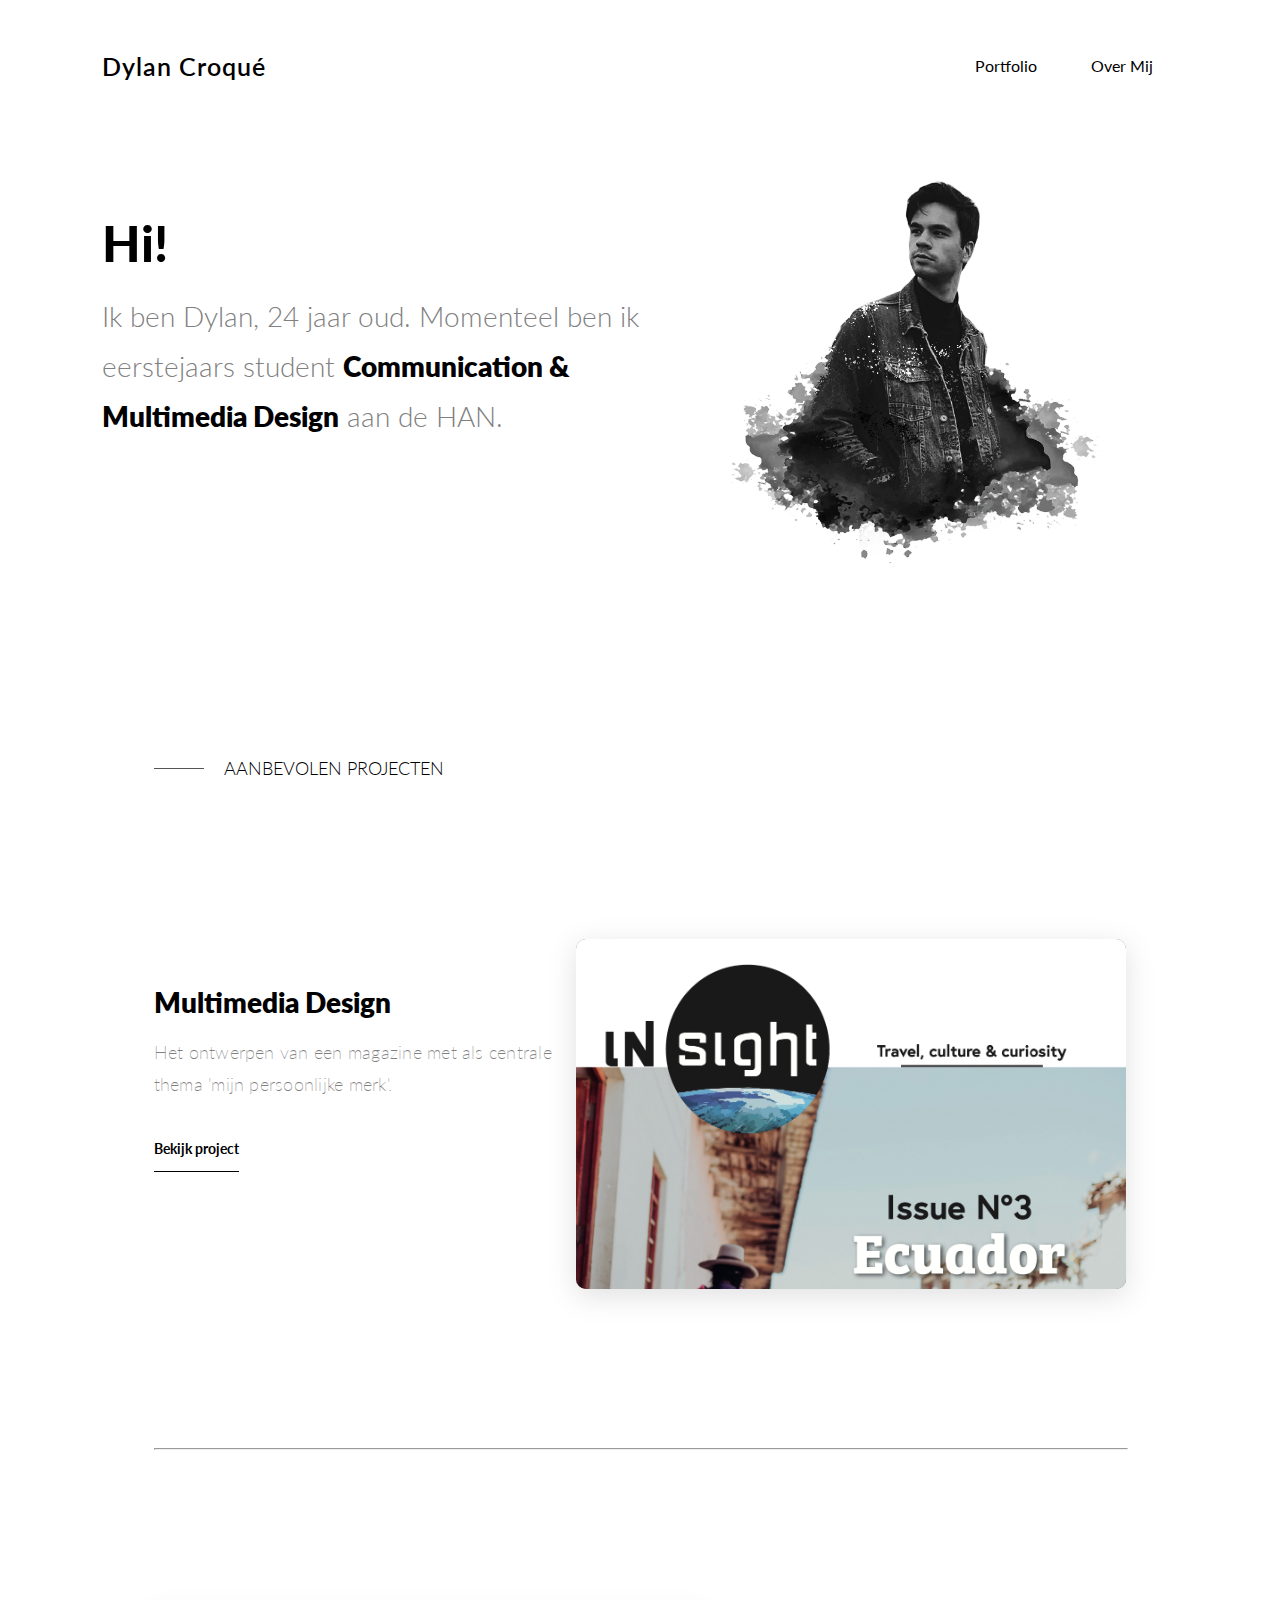
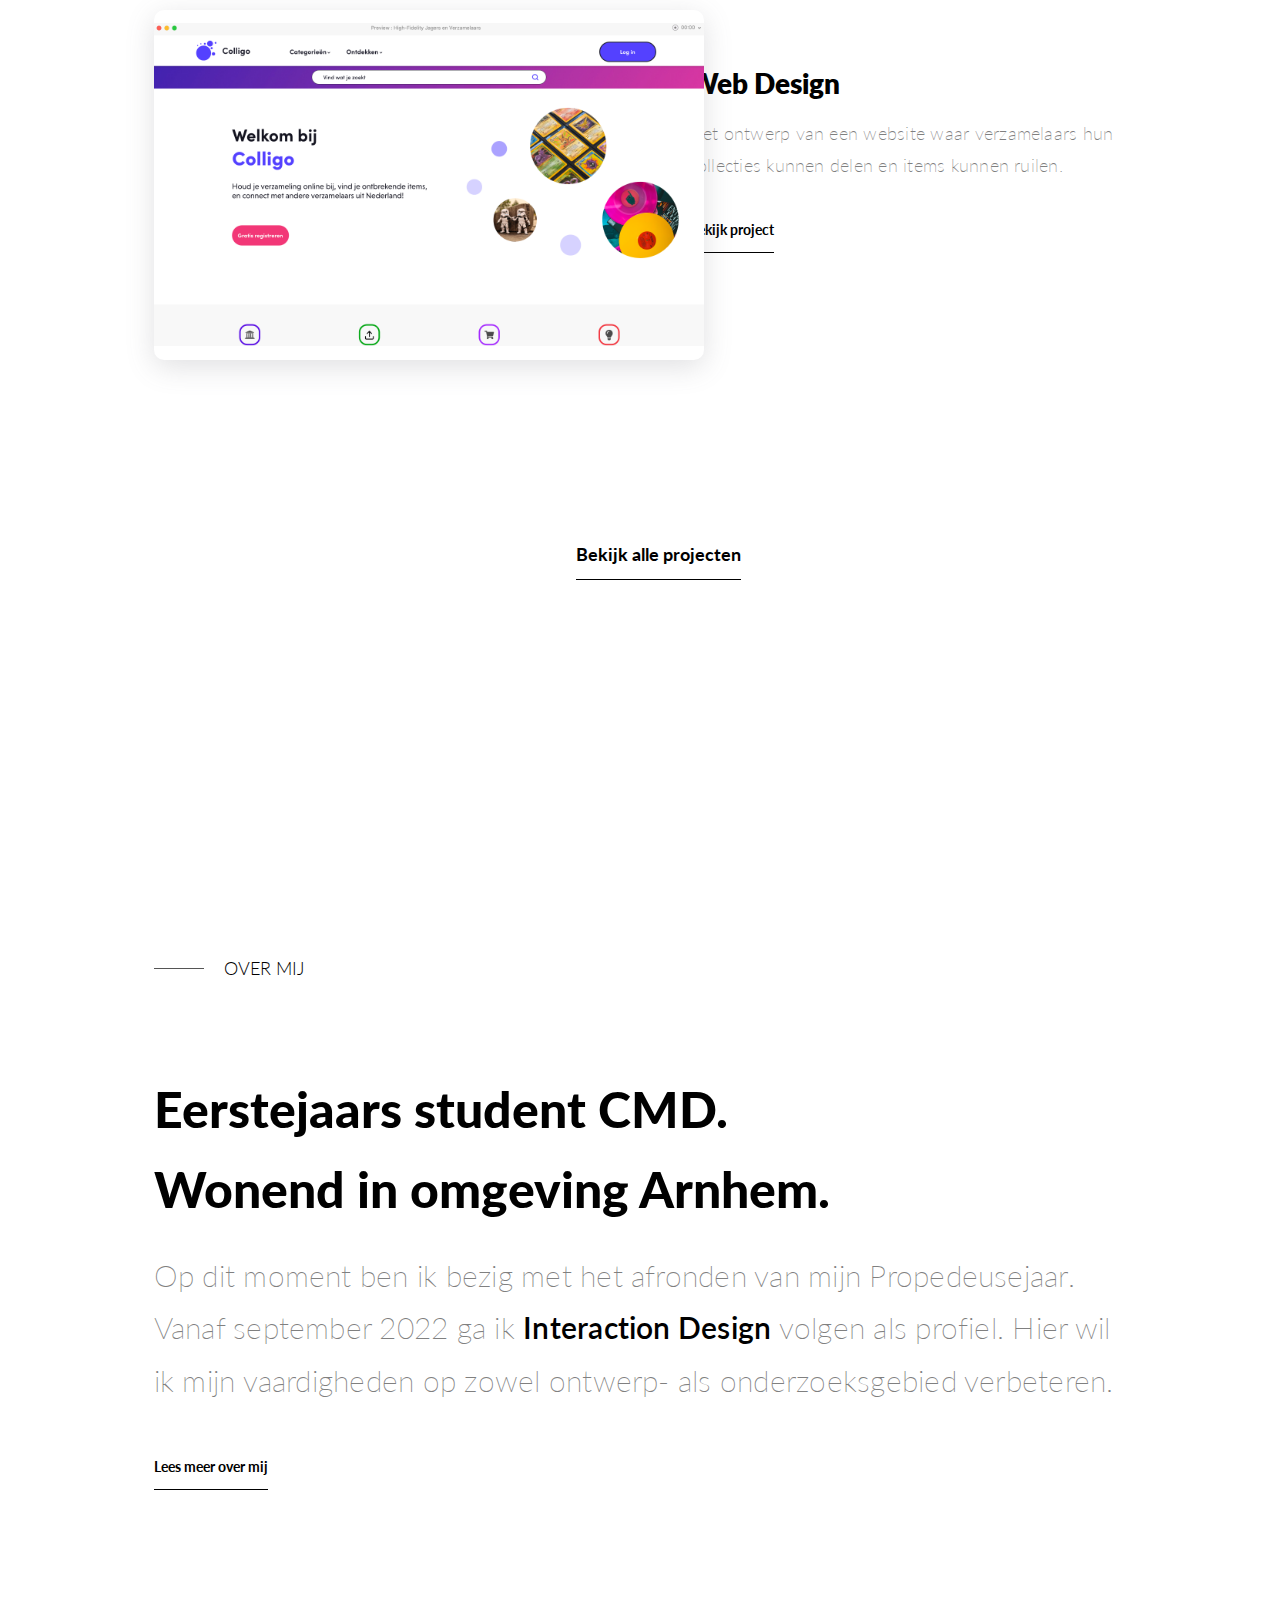
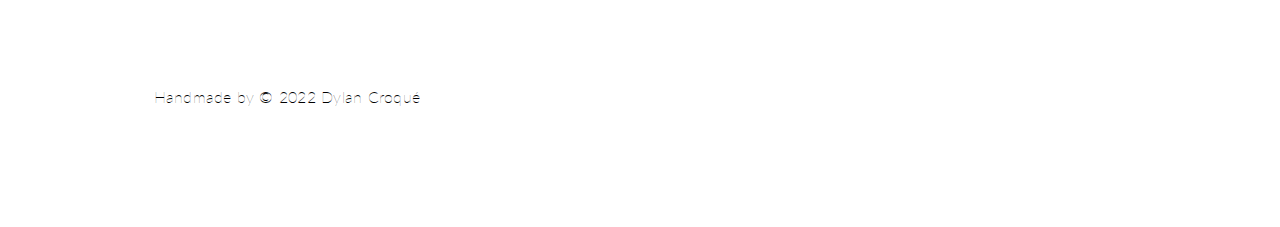
<file: index.html>
<!DOCTYPE html>
<html lang="en">
  <head>
    <meta charset="UTF-8" />
    <meta http-equiv="X-UA-Compatible" content="IE=edge" />
    <meta name="viewport" content="width=device-width, initial-scale=1.0" />
    <title>Dylan Croqué - Portfolio</title>
    <link rel="preconnect" href="https://fonts.googleapis.com" />
    <link rel="preconnect" href="https://fonts.gstatic.com" crossorigin />
    <link
      href="https://fonts.googleapis.com/css2?family=Lato:ital,wght@0,300;0,400;0,700;1,300;1,400;1,700&display=swap"
      rel="stylesheet"
    />
    <link rel="stylesheet" href="CSS/styles.css" />
  </head>

  <body>
    <div class="navbar">
      <nav>
        <h2 class="logo"><a href="index.html">Dylan Croqué</a></h2>
        <ul>
          <li><a href="portfolio.html">Portfolio</a></li>
          <li><a href="over mij.html">Over mij</a></li>
        </ul>
      </nav>
    </div>

    <!----Hero Section start-->

    <div class="hero">
      <div class="hero-content">
        <img class="profilepic" src="images/Profile 4.png" alt="profilepic" />
        <h1>Hi!</h1>
        <h3>
          Ik ben Dylan, 24 jaar oud. Momenteel ben ik eerstejaars student
          <span>Communication & Multimedia Design</span> aan de HAN.
        </h3>
      </div>
    </div>

    <main>
      <div class="middle-container">
        <div class="middle-content">
          <h5>aanbevolen projecten</h5>
          <div class="project-card">
            <div class="project-1-text">
              <h4>Multimedia Design</h4>
              <p>
                Het ontwerpen van een magazine met als centrale thema 'mijn
                persoonlijke merk'.
              </p>
            </div>
            <div class="project-1-pic">
              <a href="course-mdesign.html">
                <img
                  class="mdesign-thumbnail"
                  src="images/mdesign-thumbnail-1.png"
                  alt="magazine cover"
              /></a>
            </div>
            <div class="project-button">
              <a href="course-mdesign.html">Bekijk project</a>
            </div>
          </div>
          <hr class="divider" />
          <div class="project-card">
            <div class="project-2-text">
              <h4>Web Design</h4>
              <p>
                Het ontwerp van een website waar verzamelaars hun collecties
                kunnen delen en items kunnen ruilen.
              </p>
              <div class="project-button">
                <a href="course-webdesign.html">Bekijk project</a>
              </div>
            </div>
            <div class="project-2-pic">
              <a href="course-webdesign.html"
                ><img
                  class="webdesign-thumbnail"
                  src="images/webdesign-thumbnail-2.png"
                  alt="webdesign thumbnail"
                />
              </a>
            </div>
          </div>

          <div class="more-project-button">
            <a href="portfolio.html">Bekijk alle projecten</a>
          </div>
        </div>
      </div>
    </main>

    <footer>
      <div class="bottom-container">
        <div class="bottom-content">
          <h5>Over mij</h5>
          <h1>Eerstejaars student CMD.</h1>
          <h1>Wonend in omgeving Arnhem.</h1>
          <p>
            Op dit moment ben ik bezig met het afronden van mijn Propedeusejaar.
            Vanaf september 2022 ga ik <span>Interaction Design</span> volgen
            als profiel. Hier wil ik mijn vaardigheden op zowel ontwerp- als
            onderzoeksgebied verbeteren.
          </p>

          <div class="project-button">
            <a href="over mij.html">Lees meer over mij</a>
          </div>
          <div class="credits">
            <p>Handmade by © 2022 Dylan Croqué</p>
          </div>
        </div>
      </div>
    </footer>
  </body>
</html>
</file>
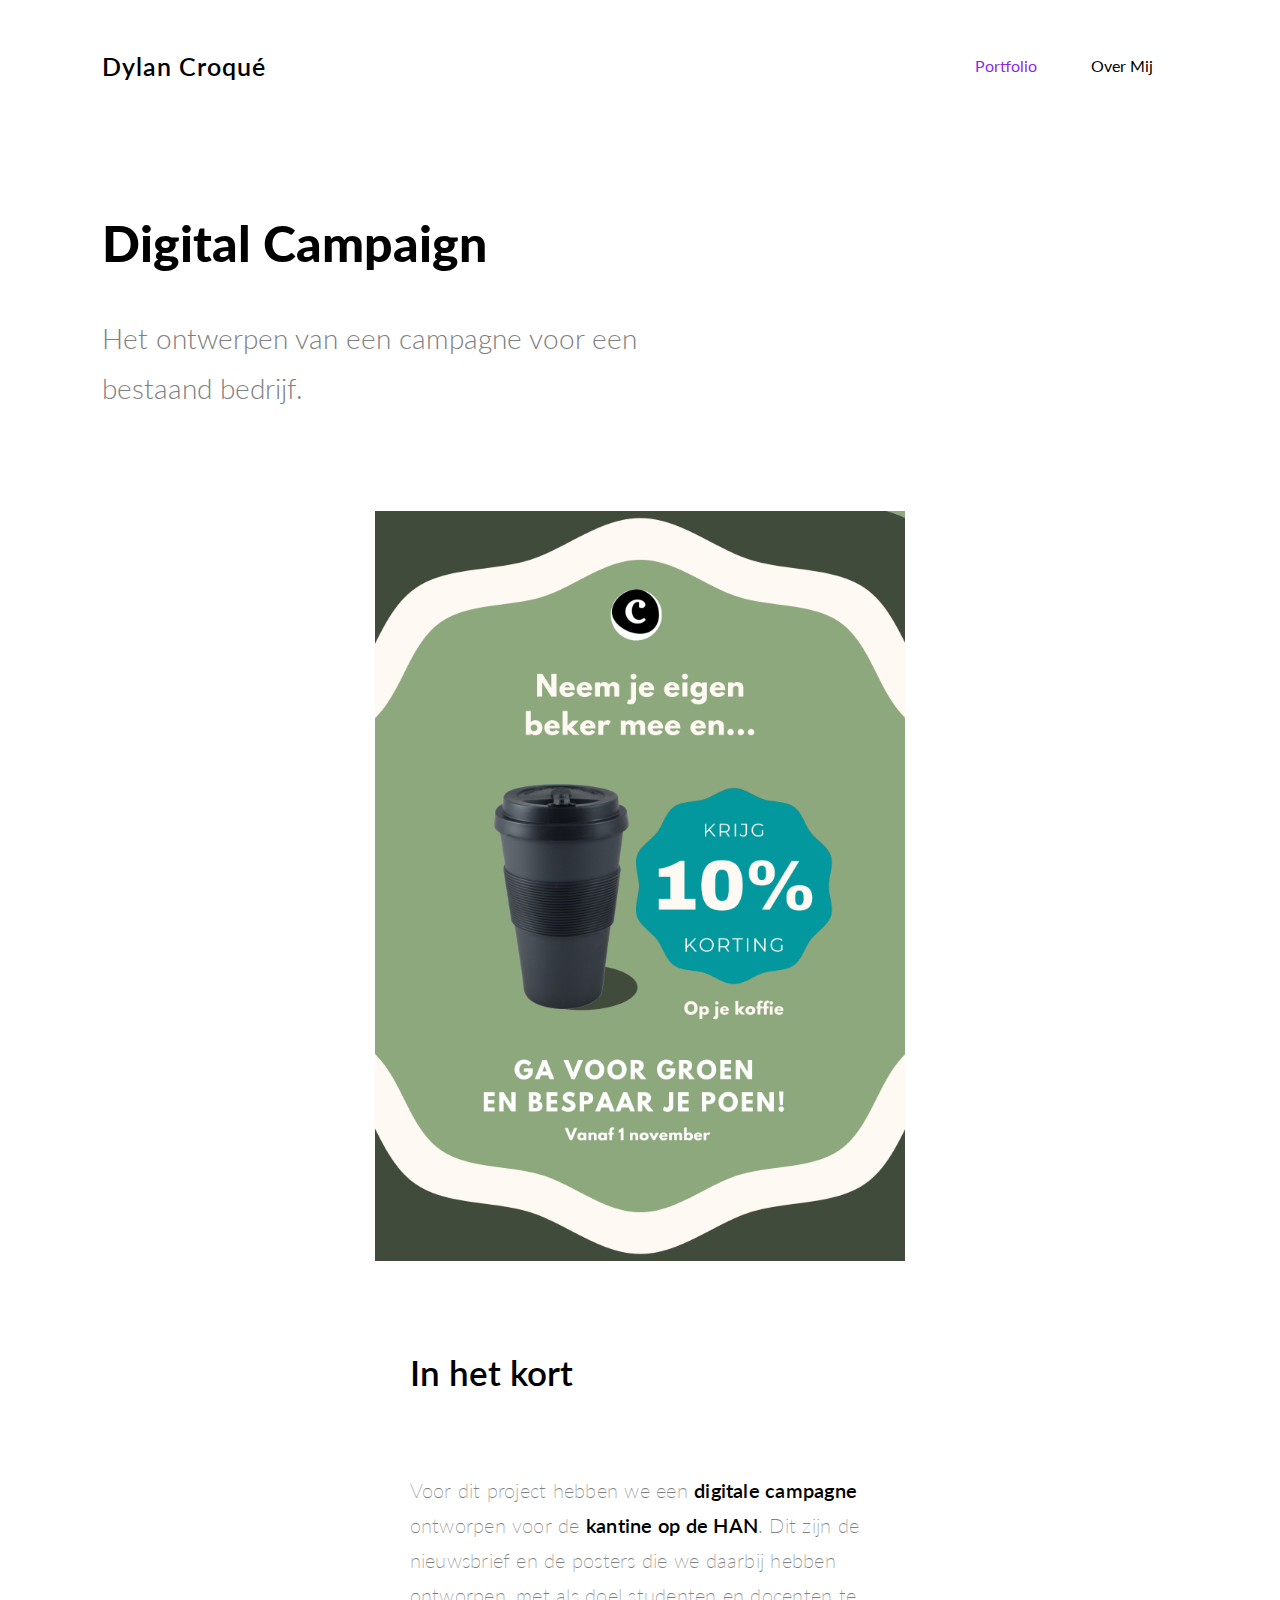
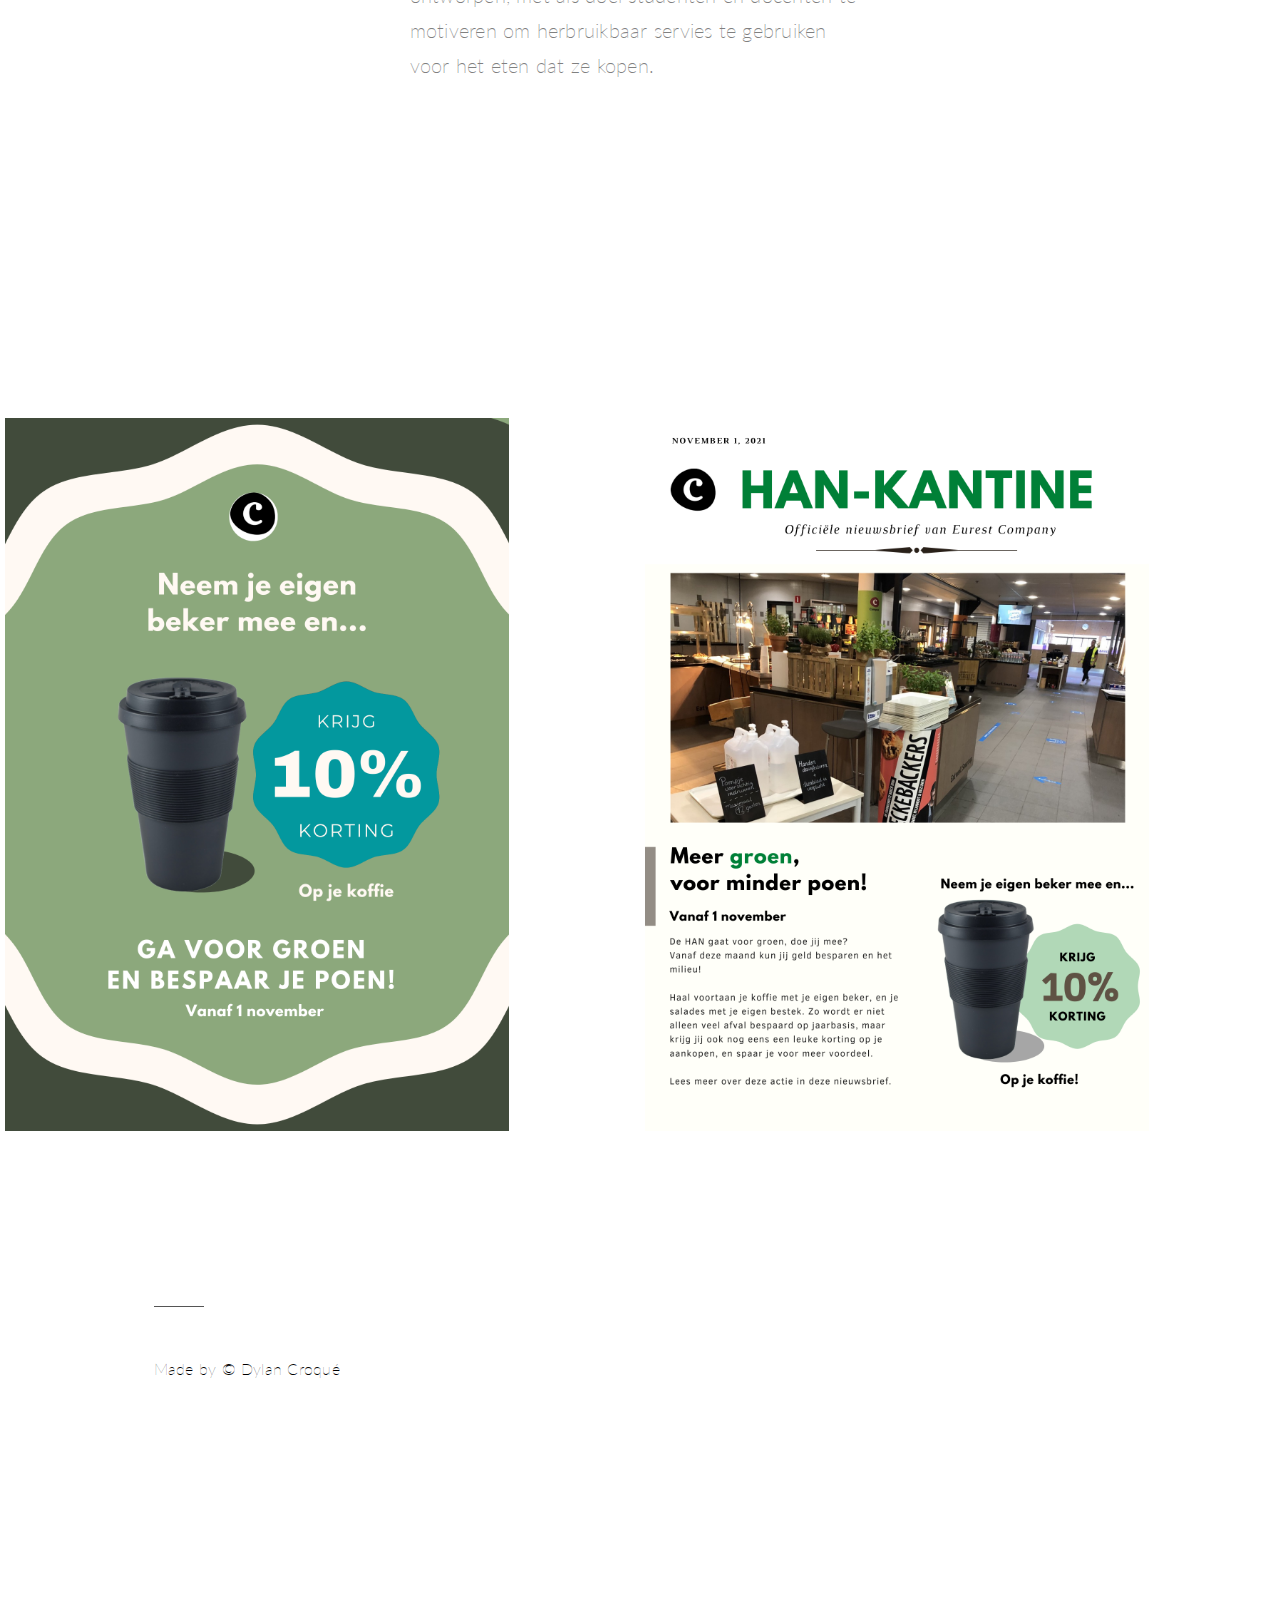
<file: course-dica.html>
<!DOCTYPE html>
<html lang="en">
  <head>
    <meta charset="UTF-8" />
    <meta http-equiv="X-UA-Compatible" content="IE=edge" />
    <meta name="viewport" content="width=device-width, initial-scale=1.0" />
    <title>Dylan Croqué - Portfolio</title>
    <link rel="preconnect" href="https://fonts.googleapis.com" />
    <link rel="preconnect" href="https://fonts.gstatic.com" crossorigin />
    <link
      href="https://fonts.googleapis.com/css2?family=Lato:ital,wght@0,300;0,400;0,700;1,300;1,400;1,700&display=swap"
      rel="stylesheet"
    />
    <link rel="stylesheet" href="CSS/styles-courses.css" />
  </head>

  <body>
    <div class="navbar">
      <nav>
        <h2 class="logo"><a href="index.html">Dylan Croqué</a></h2>
        <ul>
          <li><a href="portfolio.html" class="active">Portfolio</a></li>
          <li><a href="over mij.html">Over mij</a></li>
        </ul>
      </nav>
    </div>

    <main>
      <div class="hero">
        <div class="hero-content">
          <h1>Digital Campaign</h1>
          <h3>Het ontwerpen van een campagne voor een bestaand bedrijf.</h3>
        </div>
      </div>

      <div class="middle-container">
        <section class="midsection-1">
          <img
            class="dica-opener"
            src="images/dica-bekerposter.png"
            alt="webdesign-opener"
          />
          <div class="text">
            <h4>In het kort</h4>
            <p>
              Voor dit project hebben we een
              <span>digitale campagne</span> ontworpen voor de
              <span>kantine op de HAN</span>. Dit zijn de nieuwsbrief en de
              posters die we daarbij hebben ontworpen, met als doel studenten en
              docenten te motiveren om herbruikbaar servies te gebruiken voor
              het eten dat ze kopen.
            </p>
          </div>
        </section>
      </div>
      <div class="middle-container">
        <div class="row">
          <div class="column">
            <img
              src="images/dica-bekerposter.png"
              alt="Snow"
              style="width: 80%"
            />
          </div>
          <div class="column">
            <img
              src="images/dica-nieuwsbrief.png"
              alt="Forest"
              style="width: 80%"
            />
          </div>
        </div>
      </div>
    </main>

    <footer>
      <div class="bottom-content">
        <h5></h5>
        <div class="credits">
          <p>Made by © Dylan Croqué</p>
        </div>
      </div>
    </footer>
  </body>
</html>
</file>
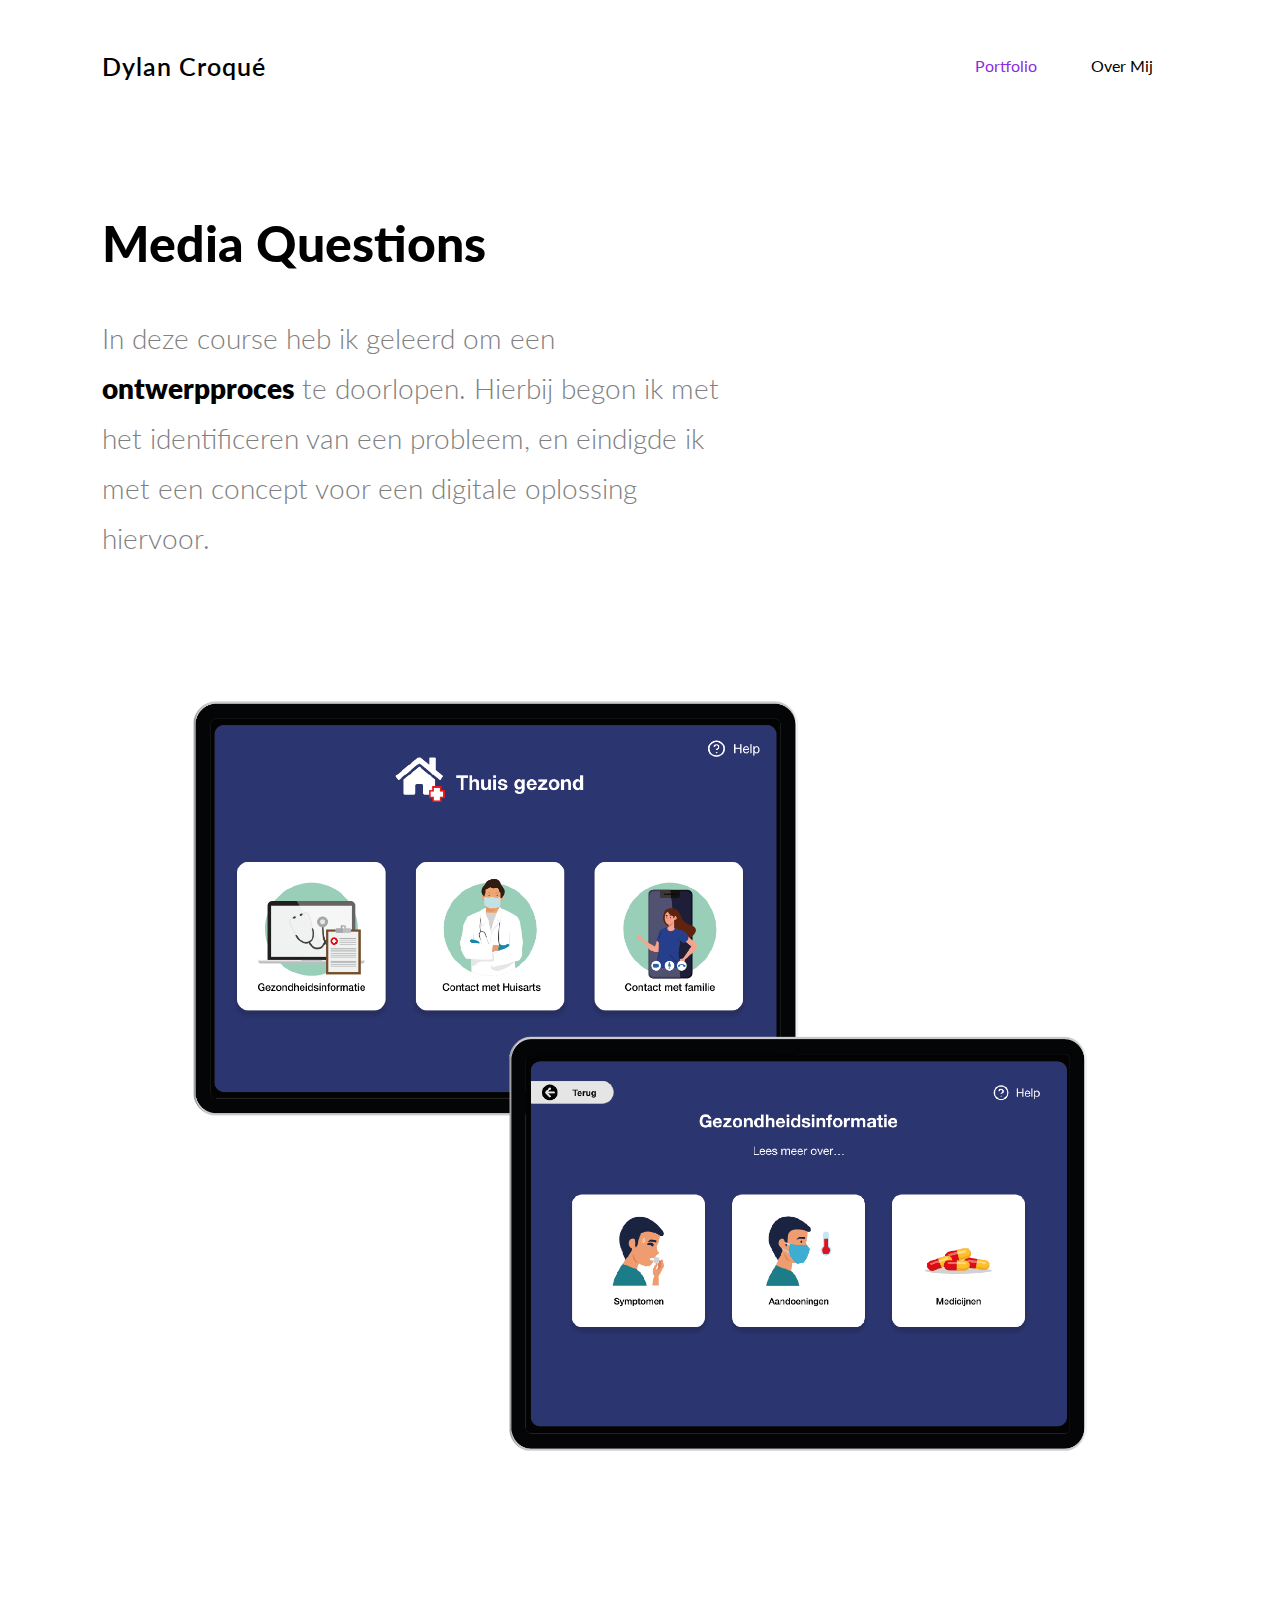
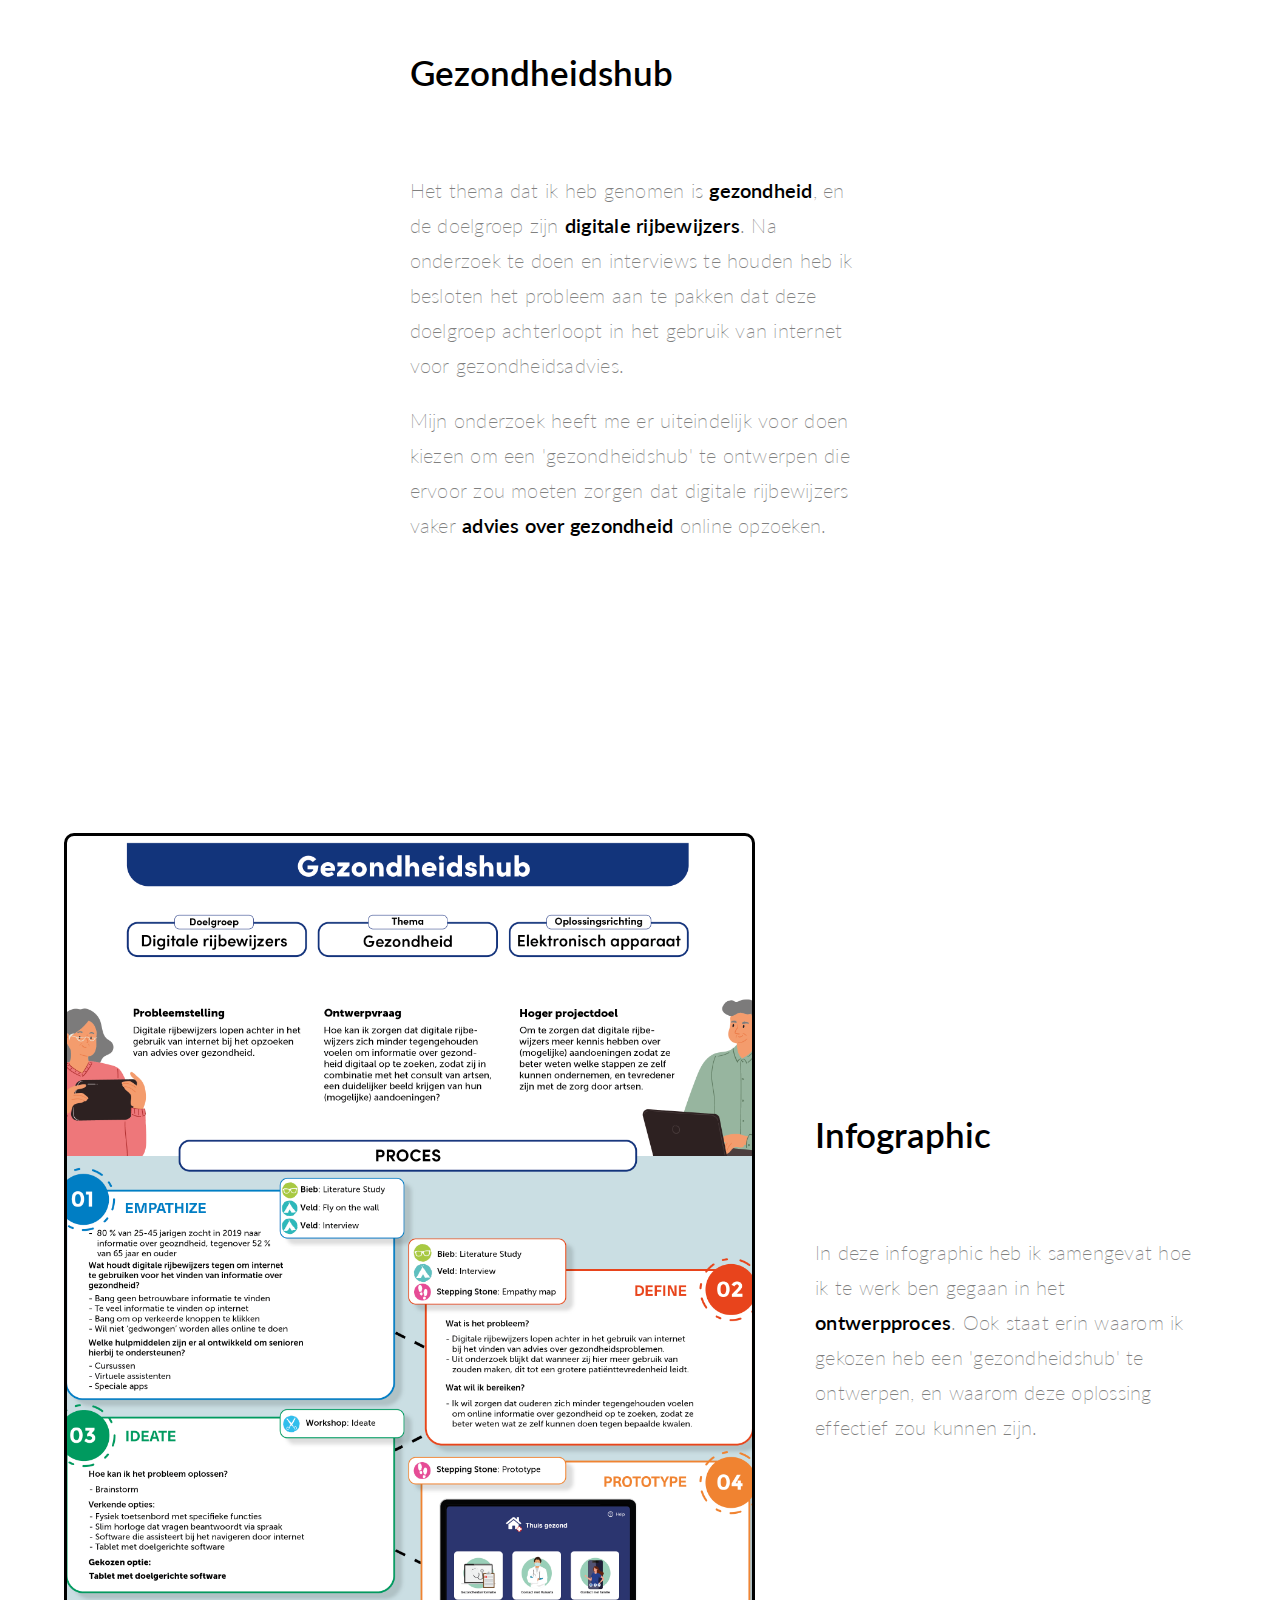
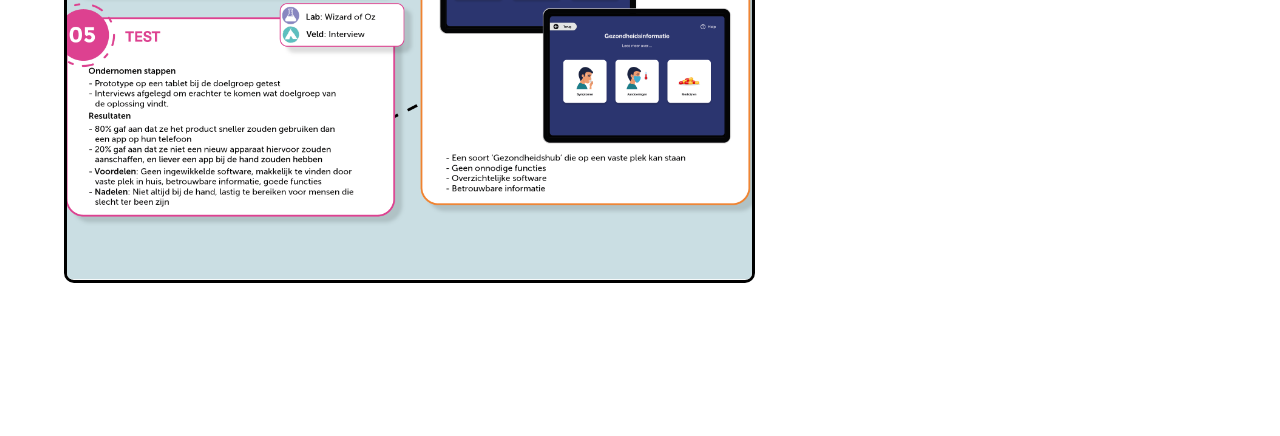
<file: course-mediaq.html>
<!DOCTYPE html>
<html lang="en">
  <head>
    <meta charset="UTF-8" />
    <meta http-equiv="X-UA-Compatible" content="IE=edge" />
    <meta name="viewport" content="width=device-width, initial-scale=1.0" />
    <title>Dylan Croqué - Portfolio</title>
    <link rel="preconnect" href="https://fonts.googleapis.com" />
    <link rel="preconnect" href="https://fonts.gstatic.com" crossorigin />
    <link
      href="https://fonts.googleapis.com/css2?family=Lato:ital,wght@0,300;0,400;0,700;1,300;1,400;1,700&display=swap"
      rel="stylesheet"
    />
    <link rel="stylesheet" href="CSS/styles-courses.css" />
  </head>

  <body>
    <div class="navbar">
      <nav>
        <h2 class="logo"><a href="index.html">Dylan Croqué</a></h2>
        <ul>
          <li><a href="portfolio.html" class="active">Portfolio</a></li>
          <li><a href="over mij.html">Over mij</a></li>
        </ul>
      </nav>
    </div>

    <main>
      <div class="hero">
        <div class="hero-content">
          <h1>Media Questions</h1>
          <h3>
            In deze course heb ik geleerd om een <span>ontwerpproces</span> te
            doorlopen. Hierbij begon ik met het identificeren van een probleem,
            en eindigde ik met een concept voor een digitale oplossing hiervoor.
          </h3>
        </div>
      </div>

      <div class="middle-container">
        <section class="midsection-1">
          <img
            class="medq-opener"
            src="images/medq prototype.png"
            alt="webdesign-opener"
          />
          <div class="text">
            <h4>Gezondheidshub</h4>
            <p></p>
            <p>
              Het thema dat ik heb genomen is <span>gezondheid</span>, en de
              doelgroep zijn <span>digitale rijbewijzers</span>. Na onderzoek te
              doen en interviews te houden heb ik besloten het probleem aan te
              pakken dat deze doelgroep achterloopt in het gebruik van internet
              voor gezondheidsadvies.
            </p>
            <p>
              Mijn onderzoek heeft me er uiteindelijk voor doen kiezen om een
              'gezondheidshub' te ontwerpen die ervoor zou moeten zorgen dat
              digitale rijbewijzers vaker
              <span>advies over gezondheid</span> online opzoeken.
            </p>
          </div>
        </section>
        <section class="midsection-2">
          <img
            class="medqpic"
            src="images/medq infographic@3x.png"
            alt="Infographic Gezondheidshub"
          />
          <div class="medq-mid-text">
            <h4>Infographic</h4>
            <p>
              In deze infographic heb ik samengevat hoe ik te werk ben gegaan in
              het <span>ontwerpproces</span>. Ook staat erin waarom ik gekozen
              heb een 'gezondheidshub' te ontwerpen, en waarom deze oplossing
              effectief zou kunnen zijn.
            </p>
          </div>
        </section>
      </div>
    </main>
  </body>
</html>
</file>
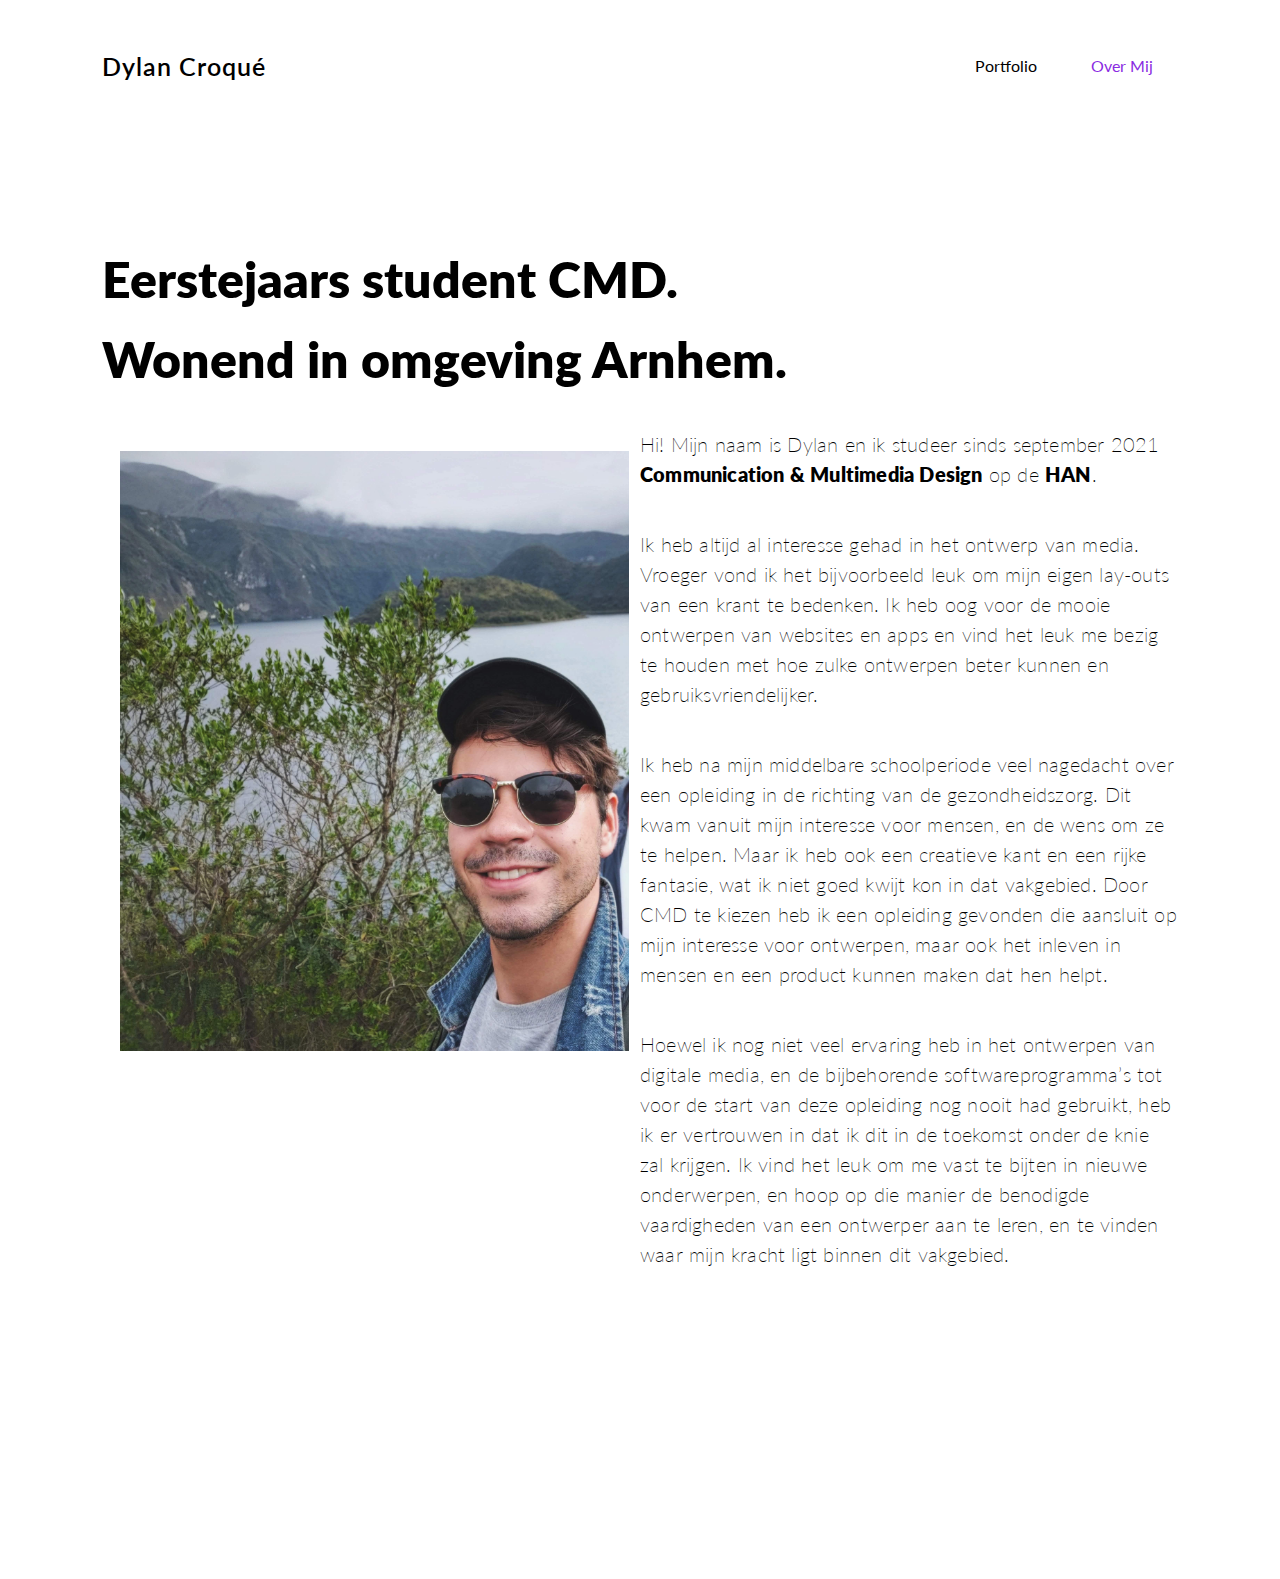
<file: over mij.html>
<!DOCTYPE html>
<html lang="en">
  <head>
    <meta charset="UTF-8" />
    <meta http-equiv="X-UA-Compatible" content="IE=edge" />
    <meta name="viewport" content="width=device-width, initial-scale=1.0" />
    <title>Dylan Croqué - Portfolio</title>
    <link rel="preconnect" href="https://fonts.googleapis.com" />
    <link rel="preconnect" href="https://fonts.gstatic.com" crossorigin />
    <link
      href="https://fonts.googleapis.com/css2?family=Lato:ital,wght@0,300;0,400;0,700;1,300;1,400;1,700&display=swap"
      rel="stylesheet"
    />
    <link rel="stylesheet" href="CSS/styles.css" />
  </head>

  <body>
    <!----Hero Section start-->

    <div class="navbar">
      <nav>
        <h2 class="logo"><a href="index.html">Dylan Croqué</a></h2>
        <ul>
          <li><a href="portfolio.html">Portfolio</a></li>
          <li><a href="over mij.html" class="active">Over mij</a></li>
        </ul>
      </nav>
    </div>

    <main>
      <div class="me-hero">
        <div class="me-hero-content">
          <div class="me-hero-title">
            <h1>Eerstejaars student CMD.</h1>
            <h1>Wonend in omgeving Arnhem.</h1>
          </div>
          <img class="mepic" src="images/Me 4.jpg" alt="profilepic" />
          <p>
            Hi! Mijn naam is Dylan en ik studeer sinds september 2021
            <span>Communication & Multimedia Design</span> op de
            <span>HAN</span>.
          </p>
          <p>
            Ik heb altijd al interesse gehad in het ontwerp van media. Vroeger
            vond ik het bijvoorbeeld leuk om mijn eigen lay-outs van een krant
            te bedenken. Ik heb oog voor de mooie ontwerpen van websites en apps
            en vind het leuk me bezig te houden met hoe zulke ontwerpen beter
            kunnen en gebruiksvriendelijker.
          </p>
          <p>
            Ik heb na mijn middelbare schoolperiode veel nagedacht over een
            opleiding in de richting van de gezondheidszorg. Dit kwam vanuit
            mijn interesse voor mensen, en de wens om ze te helpen. Maar ik heb
            ook een creatieve kant en een rijke fantasie, wat ik niet goed kwijt
            kon in dat vakgebied. Door CMD te kiezen heb ik een opleiding
            gevonden die aansluit op mijn interesse voor ontwerpen, maar ook het
            inleven in mensen en een product kunnen maken dat hen helpt.
          </p>
          <p>
            Hoewel ik nog niet veel ervaring heb in het ontwerpen van digitale
            media, en de bijbehorende softwareprogramma’s tot voor de start van
            deze opleiding nog nooit had gebruikt, heb ik er vertrouwen in dat
            ik dit in de toekomst onder de knie zal krijgen. Ik vind het leuk om
            me vast te bijten in nieuwe onderwerpen, en hoop op die manier de
            benodigde vaardigheden van een ontwerper aan te leren, en te vinden
            waar mijn kracht ligt binnen dit vakgebied.
          </p>
        </div>
      </div>
    </main>
  </body>
</html>
</file>
<file: CSS/styles.css>
/************************ Navigatiebar ************************/
html {
  font-family: "Lato", sans-serif;
}

body {
  margin: 0px;
  display: block;
}

nav {
  display: flex;
  position: sticky;
  align-items: center;
  justify-content: space-between;
  margin: 0px;
  padding-top: 30px;
  padding-left: 8%;
  padding-right: 8%;
}

.logo {
  cursor: pointer;
  letter-spacing: 1px;
  font-weight: 600;
}

.navbar h2 a {
  color: black;
  text-decoration: none;
  font-size: clamp(10px, 25px, 30px);
}

nav ul li {
  list-style-type: none;
  display: inline-block;
  padding: 10px 25px;
}

nav ul li a {
  color: black;
  text-decoration: none;
  font-weight: 400;
  text-transform: capitalize;
}

nav ul li a:hover {
  color: blueviolet;
  transition: 0.4s;
}

.active {
  color: blueviolet;
}

/************************ Hero Content ************************/

.hero {
  height: 600px;
  width: 100%;
  position: relative;
}

.hero-content {
  padding-left: 8%;
  padding-top: 8%;
  padding-right: 8%;
  line-height: 40px;
  height: 600px;
}

h1 {
  color: black;
  font-size: 50px;
  font-weight: 900;
  margin: 20px 0px 20px;
}

h3 {
  color: grey;
  font-size: 28px;
  font-weight: 300;
  margin-right: 50%;
  line-height: 50px;
}

h3 span {
  font-weight: 800;
  color: black;
}

.profilepic {
  height: 450px;
  position: absolute;
  right: 150px;
  top: 35px;
  padding: 0px;
}

/************************ Main Content ************************/

.middle-container {
  height: 200vh;
  width: 100%;
  position: relative;
}

.middle-content {
  padding-left: 12%;
  padding-top: 2%;
  padding-right: 12%;
}

h4 {
  font-size: 28px;
  font-weight: 800;
  margin-bottom: 0px;
}

h5 {
  font-size: 18px;
  font-weight: 300;
  text-transform: uppercase;
  margin-bottom: 100px;
}

h5::before {
  content: "";
  display: inline-block;
  width: 50px;
  height: 1px;
  background: #555;
  vertical-align: top;
  margin-top: 11px;
  margin-right: 20px;
}

.divider {
  margin-top: -150px;
  width: 100%;
}

.project-card {
  margin: 150px 0px 400px;
  padding: 2% 0px 2%;
  position: relative;
  height: 230px;
}

.project-1-text {
  margin-top: 10px;
  margin-right: 55%;
  max-width: 540px;
}

p {
  font-size: 18px;
  font-weight: 200;
  color: grey;
  line-height: 1.75;
  letter-spacing: 0.015rem;
}

.mdesign-thumbnail {
  border-radius: 10px;
  box-shadow: rgba(100, 100, 111, 0.2) 0px 7px 29px 0px;
  background-color: grey;
  width: 550px;
  height: 350px;
  position: absolute;
  right: 0%;
  top: 10px;
  border-radius: 10px;
  transition: 250ms ease-in-out;
  object-fit: cover;
  object-position: top;
}

.mdesign-thumbnail:hover {
  transform: scale(1.03);
}

.project-button {
  position: absolute;
  margin-top: 20px;
}

main a {
  color: black;
  text-decoration: none;
  font-weight: bold;
  font-size: 14px;
}

body .project-button a::after {
  content: "";
  position: absolute;
  background-color: black;
  height: 1px;
  width: 100%;
  left: 0%;
  bottom: -15px;
  transition: 0.3s;
}

body .project-button a:hover::after {
  height: 10px;
  width: 100%;
}

.webdesign-thumbnail {
  border-radius: 10px;
  box-shadow: rgba(100, 100, 111, 0.2) 0px 7px 29px 0px;
  width: 550px;
  height: 350px;
  position: absolute;
  left: 0%;
  top: 10px;
  object-fit: contain;
  transition: 250ms ease-in-out;
}

.webdesign-thumbnail:hover {
  transform: scale(1.03);
}

.project-2-text {
  margin-top: 10px;
  max-width: 540px;
  position: absolute;
  right: 0%;
  left: 55%;
}

.more-project-button {
  position: absolute;
  margin-top: -125px;
  margin-left: 33%;
}

.more-project-button a {
  font-size: 18px;
}

main .more-project-button a::after {
  content: "";
  position: absolute;
  background-color: black;
  height: 1px;
  width: 100%;
  left: 0%;
  bottom: -15px;
  transition: 0.3s;
}

main .more-project-button a:hover::after {
  height: 10px;
  width: 100%;
}

/************************ Footer Content ************************/

.bottom-container {
  height: 100vh;
  width: 100%;
  position: relative;
}

.bottom-content {
  position: relative;
  padding-left: 12%;
  padding-top: 2%;
  padding-right: 12%;
  height: 100%;
}

.bottom-content p {
  font-size: 30px;
}

.bottom-content span {
  color: black;
  font-weight: 600;
}

.credits p {
  color: black;
  font-weight: lighter;
  font-size: 16px;
  position: absolute;
  bottom: 100px;
}

footer a {
  color: black;
  text-decoration: none;
  font-weight: bold;
  font-size: 14px;
}

/************************ 'Over Mij' ************************/

.me-hero {
  height: 100vh;
  width: 100%;
  position: relative;
}

.me-hero-content {
  height: 150vh;
  padding-left: 8%;
  padding-top: 10%;
  padding-right: 8%;
  line-height: 40px;
}

.me-hero-title h1 {
  display: block;
  color: black;
  font-size: 50px;
  font-weight: 800;
  line-height: 60px;
}

.me-hero-content h3 {
  color: grey;
  font-size: 28px;
  font-weight: 300;
  margin-left: 50%;
  margin-right: 0%;
  line-height: 50px;
  display: block;
}

.me-hero-content p {
  color: black;
  font-size: 20px;
  font-weight: 200;
  line-height: 30px;
  letter-spacing: 0.01em;
  margin-left: 50%;
  margin-right: 0%;
  display: inline-block;
}

.me-hero-content span {
  font-weight: 800;
}

.mepic {
  position: absolute;
  height: 600px;
  left: 120px;
  top: 350px;
  padding: 0px;
}
</file>
<file: CSS/styles-courses.css>
/************************ Navigatiebar ************************/
html {
  font-family: "Lato", sans-serif;
}

body {
  margin: 0px;
  display: block;
}

nav {
  display: flex;
  position: sticky;
  align-items: center;
  justify-content: space-between;
  margin: 0px;
  padding-top: 30px;
  padding-left: 8%;
  padding-right: 8%;
}

.logo {
  cursor: pointer;
  letter-spacing: 1px;
  font-weight: 600;
}

h2 a {
  color: black;
  text-decoration: none;
  font-size: clamp(10px, 25px, 30px);
}

nav ul li {
  list-style-type: none;
  display: inline-block;
  padding: 10px 25px;
}

nav ul li a {
  color: black;
  text-decoration: none;
  font-weight: 400;
  text-transform: capitalize;
}

nav ul li a:hover {
  color: blueviolet;
  transition: 0.4s;
}

.active {
  color: blueviolet;
}

/************************ Hero Content ************************/

.hero {
  height: 400px;
  width: 100%;
  position: relative;
}

.hero-content {
  padding-left: 8%;
  padding-top: 8%;
  padding-right: 8%;
  line-height: 40px;
  height: 100%;
}

h1 {
  color: black;
  font-size: 50px;
  font-weight: 900;
  margin: 20px 0px 50px;
}

h3 {
  color: grey;
  font-size: 28px;
  font-weight: 300;
  margin-right: 40%;
  line-height: 50px;
}

h3 span {
  font-weight: 800;
  color: black;
}

/************************ Main Content ************************/
/**************** Content Algemeen ****************/

.middle-container {
  height: 100%;
  position: relative;
  width: 100%;
  padding-bottom: 150px;
}

.midsection-1 {
  padding-left: 5%;
  padding-top: 0%;
  padding-right: 5%;
}

.midsection-1 .text {
  padding-left: 30%;
  padding-right: 30%;
  text-align: left;
  justify-content: center;
  margin-bottom: 180px;
}

h4 {
  font-size: 35px;
  font-weight: 600;
  margin-top: 90px;
  margin-bottom: 80px;
  text-align: left;
}

p {
  font-size: 20px;
  font-weight: 200;
  color: grey;
  line-height: 1.75;
  letter-spacing: 0.015rem;
}

p span {
  font-weight: 600;
  color: black;
}

h5 {
  font-size: 18px;
  font-weight: 300;
  text-transform: uppercase;
  margin-bottom: 100px;
}

h5::before {
  content: "";
  display: inline-block;
  width: 50px;
  height: 1px;
  background: #555;
  vertical-align: top;
  margin-top: 11px;
  margin-right: 20px;
}

/**************** Content Dica ****************/

.midsection-1 .dica-opener {
  border-radius: 10px;
  box-shadow: rgba(100, 100, 111, 0.2) 0px 0px 0px 0px;
  width: 100%;
  height: 750px;
  margin-top: 10px;
  object-fit: contain;
  display: block;
}

* {
  box-sizing: border-box;
}

.column {
  float: left;
  width: 50%;
  padding: 5px;
}

.row::after {
  content: "";
  clear: both;
  display: table;
}

/**************** Content MedQ ****************/

.midsection-1 .medq-opener {
  border-radius: 10px;
  box-shadow: rgba(100, 100, 111, 0.2) 0px 0px 0px 0px;
  width: 100%;
  height: 750px;
  margin-top: 200px;
  margin-bottom: 200px;
  object-fit: contain;
  display: block;
}

.midsection-2 {
  padding-top: 100px;
  padding-left: 5%;
  padding-right: 5%;
  box-sizing: content-box;
}

.medqpic {
  border-radius: 10px;
  border-style: solid;
  border-color: black;
  box-shadow: rgba(100, 100, 111, 0.2) 0px 0px 0px 0px;
  width: 60%;
  height: 1050px;
  margin-top: 10px;
  object-fit: cover;
  display: inline-block;
  box-sizing: border-box;
}

.midsection-2 .medq-mid-text {
  position: absolute;
  display: inline-block;
  width: 30%;
  margin-left: 60px;
  margin-top: 200px;
}

/**************** Content WebDesign ****************/

.midsection-1 .webdesign-opener {
  border-radius: 0px;
  box-shadow: rgba(100, 100, 111, 0.2) 0px 0px 0px 0px;
  width: 100%;
  height: 750px;
  margin-top: 10px;
  object-fit: cover;
  display: block;
}

.webdesign-midsection-2 {
  padding-left: 5%;
  padding-top: 0%;
  padding-right: 5%;
}

.webdesign-midsection-2 .text {
  padding-left: 30%;
  padding-right: 30%;
  text-align: left;
  justify-content: center;
}

.webdesign-midsection-2 .webdesign-homepage-showcase {
  border-radius: 0px;
  box-shadow: rgba(100, 100, 111, 0.2) 0px 0px 0px 0px;
  width: 100%;
  height: 750px;
  margin-top: 10px;
  object-fit: contain;
  display: block;
}

.project-button {
  position: absolute;
  margin-top: 20px;
}

main a {
  color: black;
  text-decoration: none;
  font-weight: bold;
  font-size: 18px;
}

.project-button a::after {
  content: "";
  position: absolute;
  background-color: black;
  height: 1px;
  width: 100%;
  left: 0%;
  bottom: -15px;
  transition: 0.3s;
}

.project-button a:hover::after {
  height: 10px;
  width: 100%;
}

/**************** Content MDesign ****************/

.mdesign-midsection-2 {
  display: flex;
  align-items: center;
  flex-wrap: wrap;
  justify-content: center;
  height: 100%;
  margin-top: 300px;
  margin-bottom: 200px;
}

.mdesign-midsection-2 h4 {
  font-size: 35px;
  font-weight: 600;
  margin-top: 0px;
  margin-bottom: 80px;
  text-align: left;
}

.mdesign-midsection-2 .mdesign-mid-text {
  flex-basis: 40%;
  position: relative;
  margin-left: 200px;
}

.mdesign-mid-pic {
  border-radius: 10px;
  box-shadow: rgba(100, 100, 111, 0.2) 0px 0px 0px 0px;
  width: 30%;
  height: 100%;
  margin-top: 10px;
  margin-left: 10%;
  object-fit: contain;
  display: inline-block;
  position: relative;
}

/**************** Content BMC ****************/

.midsection-1 .bmc-opener {
  border-radius: 0px;
  box-shadow: rgba(100, 100, 111, 0.2) 0px 0px 0px 0px;
  width: 100%;
  padding-top: 200px;
  padding-bottom: 80px;
  height: 700px;
  margin-top: 10px;
  object-fit: contain;
  display: block;
}

.midsection-1 .bmc-opener-2 {
  border-radius: 0px;
  box-shadow: rgba(100, 100, 111, 0.2) 0px 0px 0px 0px;
  width: 100%;
  padding-bottom: 80px;
  height: 180px;
  margin-top: 10px;
  object-fit: contain;
  display: block;
}

.bmc-canvas {
  border-radius: 0px;
  box-shadow: rgba(100, 100, 111, 0.2) 0px 0px 0px 0px;
  width: 100%;
  padding-bottom: 80px;
  height: 700px;
  margin-top: 10px;
  object-fit: contain;
  display: block;
}

.video-player {
  position: relative;
  padding-left: 5%;
  padding-right: 5%;
  height: 100%;
  margin-top: 400px;
}

/************************ Footer Content ************************/

footer {
  position: relative;
  height: 50vh;
  width: 100%;
  margin-top: -50px;
}

.bottom-content {
  position: absolute;
  padding-left: 12%;
  padding-top: 2%;
  padding-right: 12%;
  top: 0px;
  width: 100%;
  height: 100%;
  z-index: 100;
}

.footer img {
  position: relative;
  height: 50vh;
  width: 100%;
  margin-top: -50px;
  object-fit: contain;
  z-index: 2;
}

footer h5 {
  font-size: 18px;
  font-weight: 300;
  text-transform: uppercase;
  margin-bottom: 100px;
}

.credits p {
  color: black;
  font-weight: lighter;
  font-size: 16px;
  position: absolute;
  top: 100px;
}
</file>
